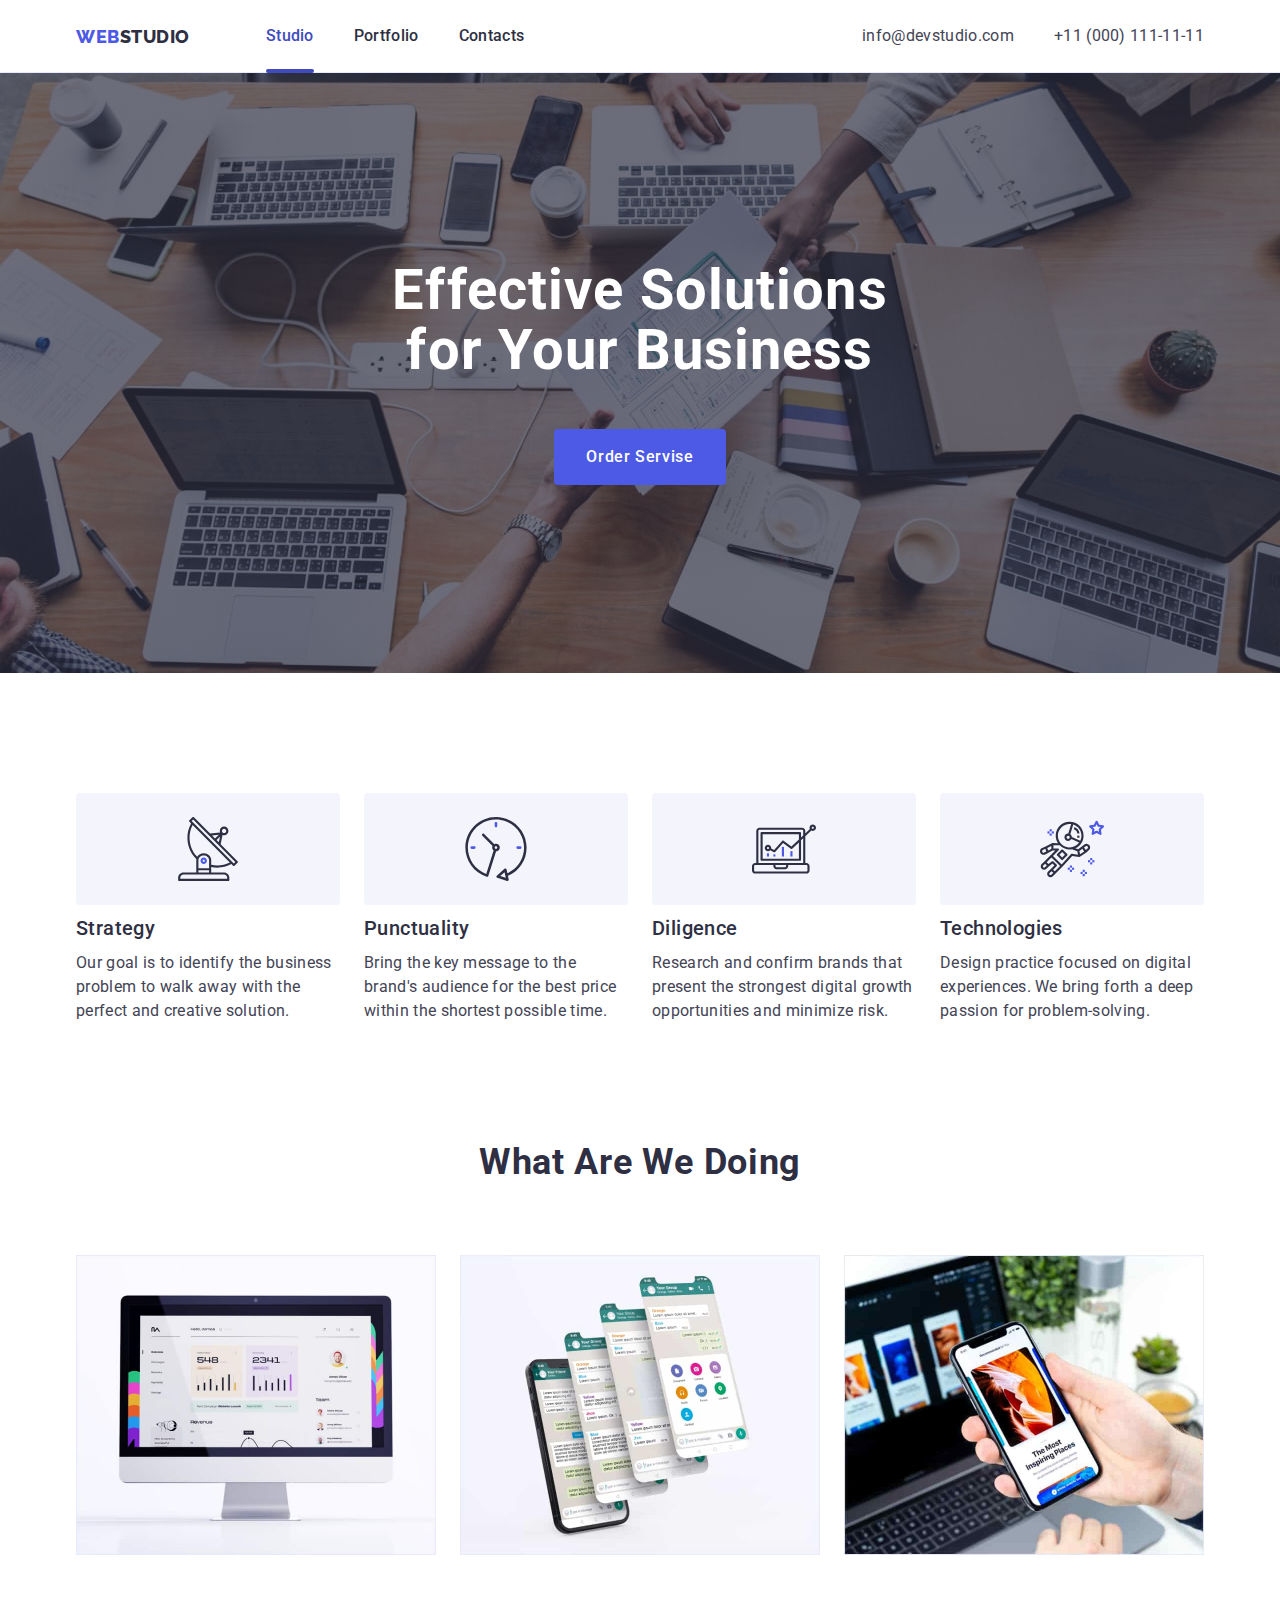
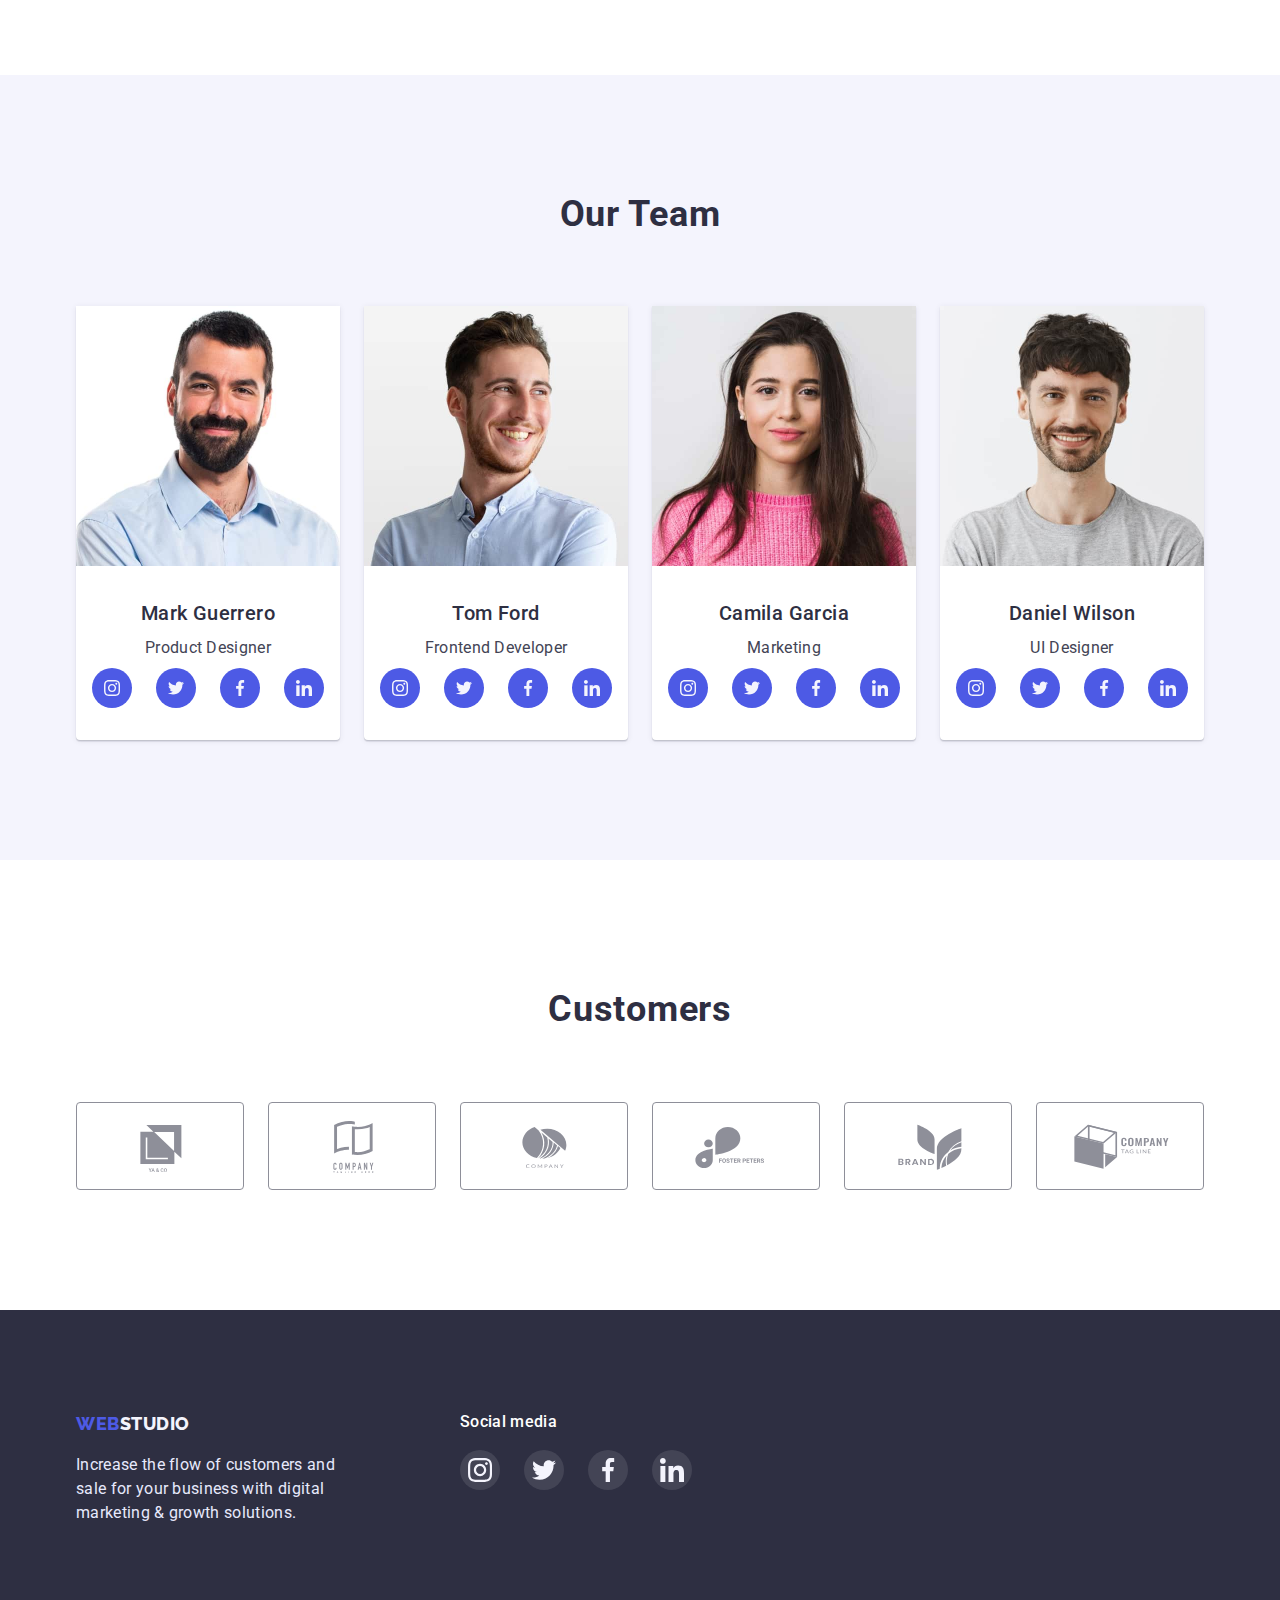
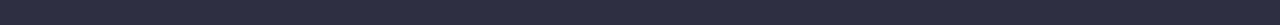
<file: index.html>
<!DOCTYPE html>
<html lang="en">
<head>
    <meta charset="UTF-8">
    <meta http-equiv="X-UA-Compatible" content="IE=edge">
    <meta name="viewport" content="width=device-width, initial-scale=1.0">
    <title>Document</title>
     <link href="https://fonts.googleapis.com/css2?family=Raleway:wght@400;800&family=Roboto:wght@400;500;700;900&display=swap" rel="stylesheet">
<link rel="stylesheet" href="https://cdnjs.cloudflare.com/ajax/libs/modern-normalize/1.1.0/modern-normalize.min.css">
    <link rel="stylesheet" href="./css/styles.css">
</head>
<body>

<header class="top-line-bg line-header">
   <div class="conteiner header-div">
    <a href="index.html" class="logo"><span class="logo2">Web</span>Studio</a> 

<nav class="nav">
<ul class="link-header">
<li class="list-styles li-nav"><a  href="index.html" class="nav-link current">Studio</a></li>
<li class="list-styles li-nav"><a   href="./portfolio.html" class="nav-link web-menu">Portfolio</a></li>
<li class="list-styles li-nav"><a  href="index.html" class="nav-link web-menu">Contacts</a></li>
</ul>

</nav>
<div class="contacts"> 
<a href="mailto:info@devstudio.com" class="mail">info@devstudio.com</a>
<a href="tel:+11(000)111-11-11" class="phone">+11 (000) 111-11-11</a>
</div>
</div>
</header>

<main>

    <section class="motto-button">
        <div class="conteiner">
        <h1 class="company-motto">
    Effective Solutions for Your Business
        </h1>
<!--Button-->

    <button data-modal-open type="button" class="button">Order Servise</button>
</div>
</section>
<div class="backdrop is-hidden" data-modal>
<div class="modal">
<p>

</p>
<button data-modal-close class="b-bg-icon">
    <svg class="svg-pic-b">
        <use href="./images/close-ic.svg#close-black"></use>
    </svg>

</button>

</div>

</div>
    
<!--Servises-->
<!--1serv-->
<section class="serv-sec">
    <div class="conteiner">
    <ul class="list-styles feature-list">
<li class="item">
    <div class="bg-icon">
    <svg class="svg-pic">
<use  href="./images/symbol-defs.svg#antenn"></use>
    </svg>
</div>
    <h3 class="servises">Strategy</h3>
    <p class="servises-description">Our goal is to identify the business problem to walk away with the perfect and creative solution. </p>
</li>


<!--2serv-->

<li class="item">
    
    <div class="bg-icon">
        <svg class="svg-pic">
            <use href="./images/symbol-defs.svg#clock"></use>
        </svg>
    </div>
    <h3 class="servises">Punctuality</h3>
<p class="servises-description"> Bring the key message to the brand's audience for the best price within the shortest possible time.</p>
   </li>

<!--3serv-->

   <li class="item">
    <div class="bg-icon">
        <svg class="svg-pic">
            <use href="./images/symbol-defs.svg#diagram"></use>
        </svg>
    </div>
    
    <h3 class="servises">Diligence</h3> 
    <p class="servises-description">
        Research and confirm brands that present the strongest digital growth opportunities and minimize risk.
    </p>
</li>
<!--4serv-->

  <li class="item">
    <div class="bg-icon">
        <svg class="svg-pic">
            <use href="./images/symbol-defs.svg#astronaut"></use>
        </svg>
    </div>
    
    <h3 class="servises">Technologies</h3>
    <p class="servises-description">Design practice focused on digital experiences. We bring forth a deep passion for problem-solving.</p>
</li>
</ul>
</div>
</section>
<!--whatdo-->



<section class="work-sec">
    <div class="conteiner">
    <h2 class="work">What Are We Doing</h2>
    <ul class="list-styles list-ul">

    <!-- я оптимізував зображення за допомогою  squoosh -->
    <li class="li-doing"><img src="images/whatdo1.jpg" 
    alt="PC" 
    class="img"
    width="360"
    height="300"></li>
    <li class="li-doing"><img src="images/whatdo2.jpg" 
    alt="Messenger"
    class="img"
    width="360"
    height="300"></li>
    <li class="li-doing"><img src="images/whatdo3.jpg" 
    alt="Phone/laptop"
    class="img"
    width="360"
    height="300"></li>
    

</ul>
</div>
</section>
<section class="team-section">
    <div class="conteiner">
<h2 class="team">Our Team</h2>
<ul class="list-styles team-ul ">
<!--Team-->

<!--Photo1-->

  <li class="images"><img src="images/worker1.jpg" 
    alt="Mark Guerrero"
    class="img"
    width="264"
    height="260">
    <div class="names-prof">
        <h3 class="workers-names">Mark Guerrero</h3>
    <p class="professions">Product Designer</p>
    <ul class="soc-med list-styles">
        <li class="soc-back">
        <a href="https://www.instagram.com" class="link-team">
    <svg class="svg-soc" >
        <use href="./images/symbol-defs (2).svg#instagram"></use>
    </svg></a></li>



    <li class="soc-back">
<a href="https://twitter.com" class="link-team">
    <svg class="svg-soc">
        <use href="./images/symbol-defs (2).svg#twitter"></use>
    </svg></a></li>




<li class="soc-back">
<a href="https://facebook.com" class="link-team">
    <svg class="svg-soc">
        <use href="./images/symbol-defs (2).svg#facebook"></use>
    </svg></a></li>




    <li class="soc-back">
<a href="https://linkedin.com" class="link-team">
    <svg class="svg-soc">
        <use href="./images/symbol-defs (2).svg#linkedin"></use>
    </svg></a></li>







</ul>
    </div>
  
</li>  

<!--Photo2-->

    <li class="images"><img src="images/worker2.jpg" 
    alt="Tom Ford"
    class="img"
    width="264"
    height="260">
    <div class="names-prof">
<h3 class="workers-names">Tom Ford</h3>
    <p class="professions">Frontend Developer</p>
    <ul class="soc-med list-styles">
        <li class="soc-back">
            <a href="https://www.instagram.com" class="link-team">
                <svg class="svg-soc">
                    <use href="./images/symbol-defs (2).svg#instagram"></use>
                </svg></a>
        </li>
    
    
    
        <li class="soc-back">
            <a href="https://twitter.com" class="link-team">
                <svg class="svg-soc">
                    <use href="./images/symbol-defs (2).svg#twitter"></use>
                </svg></a>
        </li>
    
    
    
    
        <li class="soc-back">
            <a href="https://facebook.com" class="link-team">
                <svg class="svg-soc">
                    <use href="./images/symbol-defs (2).svg#facebook"></use>
                </svg></a>
        </li>
    
    
    
    
        <li class="soc-back">
            <a href="https://linkedin.com" class="link-team">
                <svg class="svg-soc">
                    <use href="./images/symbol-defs (2).svg#linkedin"></use>
                </svg></a>
        </li>
    
    
    
    
    
    
    
    </ul>
    </div>

</li>
<!--Photo3-->

    <li class="images"><img src="images/worker3.jpg" 
    alt="Camila Garcia"
    class="img"
    width="264"
    height="260">
    <div class="names-prof">
<h3 class="workers-names">Camila Garcia</h3>
    <p class="professions">Marketing</p>
    <ul class="soc-med list-styles">
        <li class="soc-back">
            <a href="https://www.instagram.com" class="link-team">
                <svg class="svg-soc">
                    <use href="./images/symbol-defs (2).svg#instagram"></use>
                </svg></a>
        </li>
    
    
    
        <li class="soc-back">
            <a href="https://twitter.com" class="link-team">
                <svg class="svg-soc">
                    <use href="./images/symbol-defs (2).svg#twitter"></use>
                </svg></a>
        </li>
    
    
    
    
        <li class="soc-back">
            <a href="https://facebook.com" class="link-team">
                <svg class="svg-soc">
                    <use href="./images/symbol-defs (2).svg#facebook"></use>
                </svg></a>
        </li>
    
    
    
    
        <li class="soc-back">
            <a href="https://linkedin.com" class="link-team">
                <svg class="svg-soc">
                    <use href="./images/symbol-defs (2).svg#linkedin"></use>
                </svg></a>
        </li>
    
    
    
    
    
    
    
    </ul>
    </div>
</li>

<!--Photo4-->

    <li class="images"><img src="images/worker4.jpg" 
    alt="Daniel Wilson"
    class="img"
    width="264"
    height="260">
    <div class="names-prof">
 <h3 class="workers-names">Daniel Wilson</h3>
    <p class="professions">UI Designer</p>
    <ul class="soc-med list-styles">
        <li class="soc-back">
            <a href="https://www.instagram.com" class="link-team">
                <svg class="svg-soc">
                    <use href="./images/symbol-defs (2).svg#instagram"></use>
                </svg></a>
        </li>
    
    
    
        <li class="soc-back">
            <a href="https://twitter.com" class="link-team">
                <svg class="svg-soc">
                    <use href="./images/symbol-defs (2).svg#twitter"></use>
                </svg></a>
        </li>
    
    
    
    
        <li class="soc-back">
            <a href="https://facebook.com" class="link-team">
                <svg class="svg-soc">
                    <use href="./images/symbol-defs (2).svg#facebook"></use>
                </svg></a>
        </li>
    
    
    
    
        <li class="soc-back">
            <a href="https://linkedin.com" class="link-team">
                <svg class="svg-soc">
                    <use href="./images/symbol-defs (2).svg#linkedin"></use>
                </svg></a>
        </li>
    
    
    
    
    
    
    
    </ul>
    </div>
  
</li>

</ul>

</div>
</section>
<section class="customers-section">
    <div class="conteiner">
        <h2 class="customers">Customers</h2>
        <ul class="list-styles ul-customers">
            <li>
                <a href="https://www.amazon.com" class="link li-cust">
<svg class="cust-logo">
    <use href="./images/symbol-defs-comp.svg#Logo"></use>
</svg></a></li>


    <li>
        <a href="https://www.twitch.tv" class="link li-cust">
        <svg class="cust-logo">
            
            <use href="./images/symbol-defs-comp.svg#Logo-1"></use>
        </svg></a>
    </li>



        <li>
        <a href="https://discord.com" class="link li-cust">
            <svg class="cust-logo">
                <use href="./images/symbol-defs-comp.svg#Logo-2"></use>
            </svg></a>
        </li>



            <li>
                <a href="https://www.youtube.com" class="link li-cust">
                <svg class="cust-logo">
                    <use href="./images/symbol-defs-comp.svg#Logo-3"></use>
                </svg></a>
            </li>



    <li>
            <a href="https://www.booking.com/?aid=2230202" class="link li-cust">
        <svg class="cust-logo">
            <use href="./images/symbol-defs-comp.svg#Logo-4"></use>
        </svg></a>
    </li>





        <li>
            <a href="https://www.google.com/webhp?hl=ru&sa=X&ved=0ahUKEwje_LGfjOL8AhV88rsIHZQfCXIQPAgI" class="link li-cust">
            <svg class="cust-logo">
                <use href="./images/symbol-defs-comp.svg#Logo-5"></use>
            </svg></a>
        </li>





















        </ul>

</main>

<footer class="footer">
   
    <div class="conteiner soc-all">
        <div class="logo-rec">
    <a href="index.html" class="logo3"><span class="logo2">Web</span>Studio</a>


<p class="recomendation">Increase the flow of customers and
sale for your business with digital
marketing & growth solutions.</p>
</div>
<div>
<p class="footer-text">Social media</p>

<ul class="container-soc-foot list-styles">
    <li>
        <a href="https://www.instagram.com" class="footer-soc">
            <svg class="svg-soc-foot">
                <use href="./images/symbol-defs (2).svg#instagram"></use>
            </svg></a>
    </li>



    <li >
        <a href="https://twitter.com" class="footer-soc">
            <svg class="svg-soc-foot">
                <use href="./images/symbol-defs (2).svg#twitter"></use>
            </svg></a>
    </li>




    <li>
        <a href="https://facebook.com" class="footer-soc">
            <svg class="svg-soc-foot">
                <use href="./images/symbol-defs (2).svg#facebook"></use>
            </svg></a>
    </li>




    <li>
        <a href="https://linkedin.com" class="footer-soc">
            <svg class="svg-soc-foot">
                <use href="./images/symbol-defs (2).svg#linkedin"></use>
            </svg></a>

</div>
</div>

</footer>






    <script src="./js/modal.js"></script>
</body>
</html>
</file>
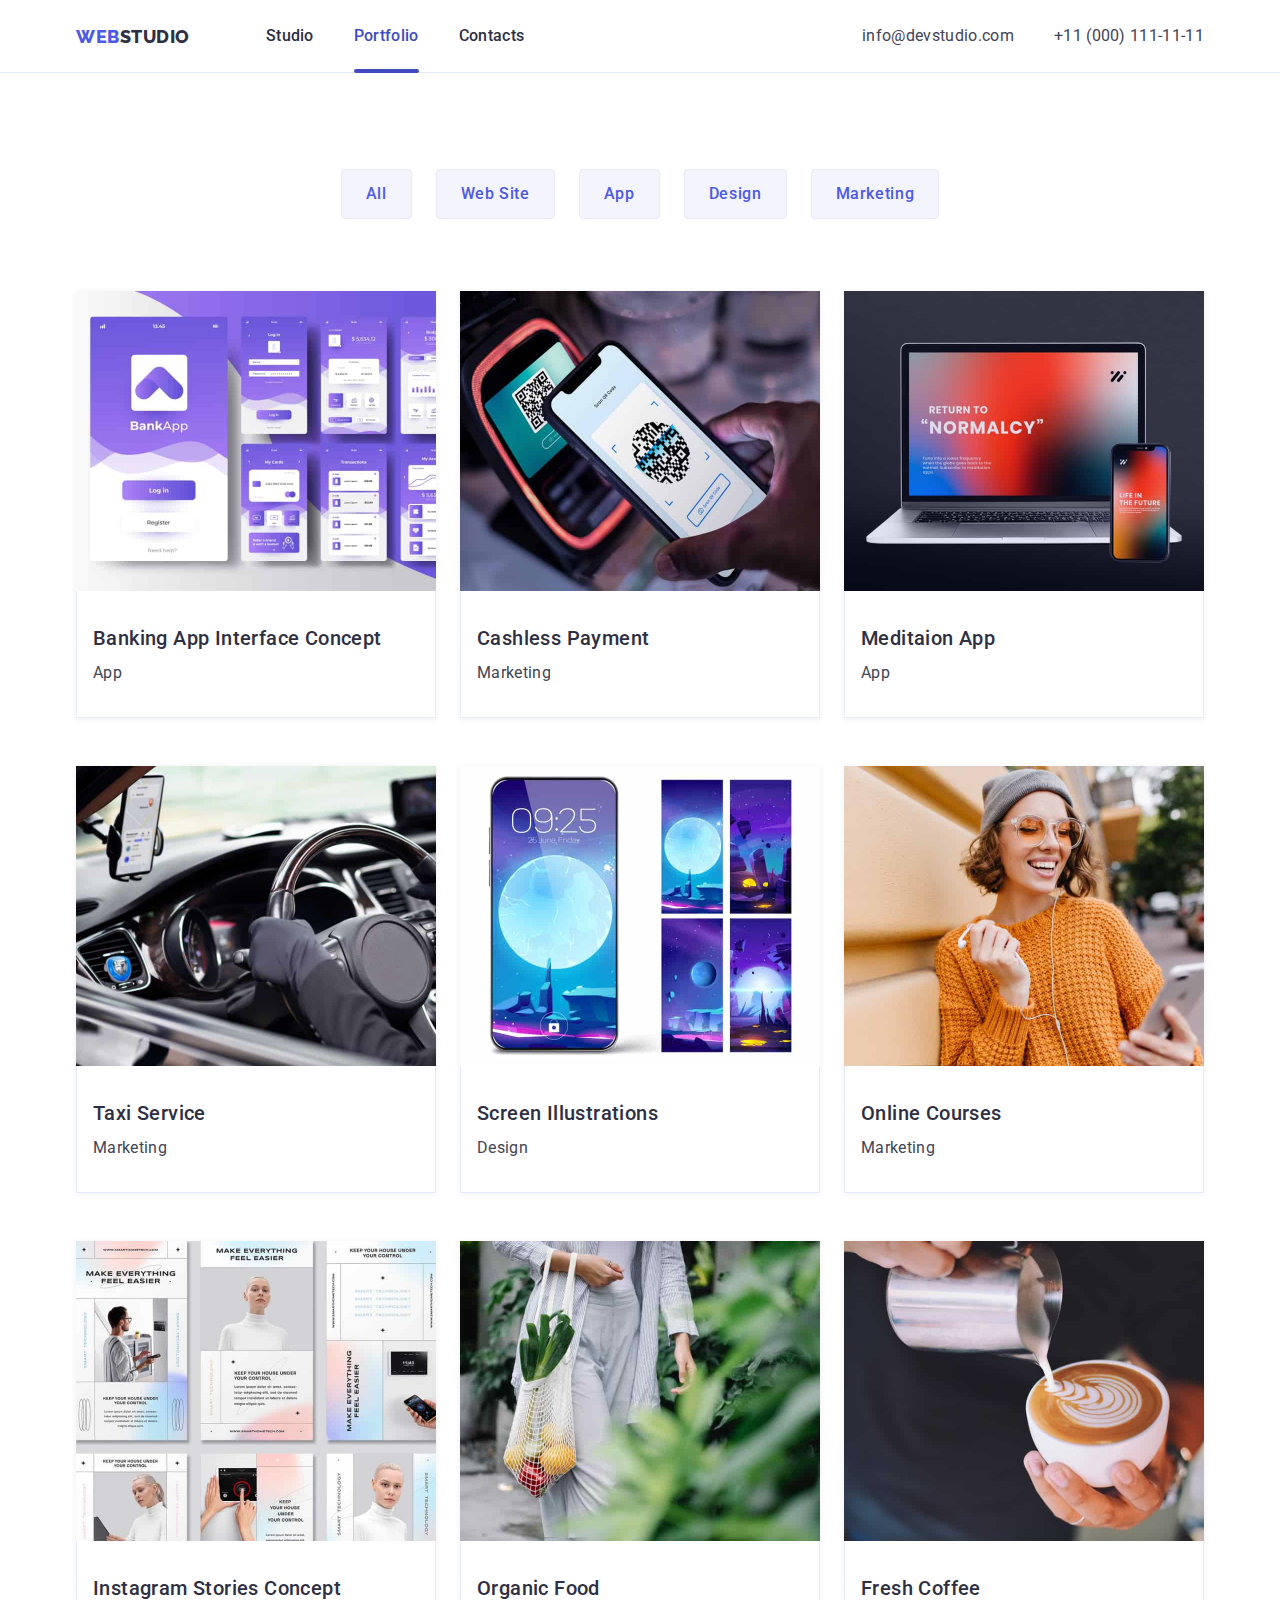
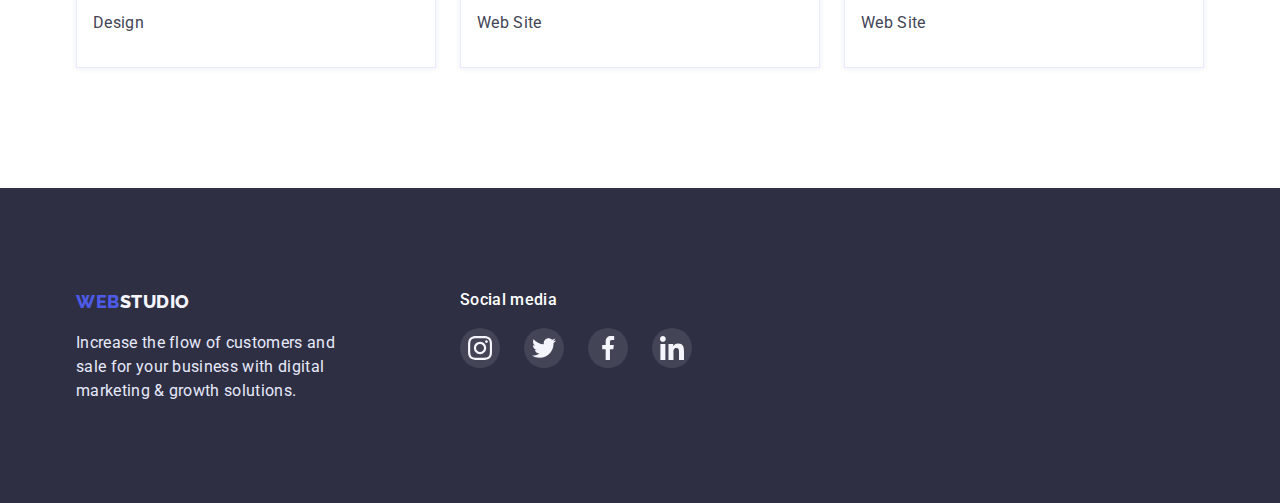
<file: portfolio.html>
<!DOCTYPE html>
<html lang="en">
<head>
    <meta charset="UTF-8">
    <meta http-equiv="X-UA-Compatible" content="IE=edge">
    <meta name="viewport" content="width=device-width, initial-scale=1.0">
    <title>Document</title> 
    <link href="https://fonts.googleapis.com/css2?family=Raleway:wght@400;800&family=Roboto:wght@400;500;700;900&display=swap" rel="stylesheet">

    <link rel="stylesheet" href="https://cdnjs.cloudflare.com/ajax/libs/modern-normalize/1.1.0/modern-normalize.min.css">
    <link rel="stylesheet" href="css/styles-portfolio.css">
    
</head>
<body>
<header class="top-line-bg line-header">
    <div class="conteiner header-div  ">
        <a href="index.html" class="logo"><span class="logo2">Web</span>Studio</a>

        <nav class="nav">
            <ul class="link-header">
                <li class="list-styles li-nav"><a href="index.html" class="nav-link web-menu">Studio</a></li>
                <li class="list-styles li-nav"><a href="./portfolio.html" class="nav-link current">Portfolio</a></li>
                <li class="list-styles li-nav"><a href="index.html" class="nav-link web-menu">Contacts</a></li>
            </ul>

        </nav>
        <div class="contacts">
            <a href="mailto:info@devstudio.com" class="mail">info@devstudio.com</a>
            <a href="tel:+11(000)111-11-11" class="phone">+11 (000) 111-11-11</a>
        </div>
    </div> 
     
</header>

    <main>
       
       <section class="section-main">
        <div class="conteiner">
           
      
<!-- Buttons -->

        <Ul class="list-styles top-buttons">
<li><button class="portfolio-btn">All</button></li>
<li><button class="portfolio-btn">Web Site</button></li>
<li><button class="portfolio-btn">App</button></li>
<li><button class="portfolio-btn">Design</button></li>
<li><button class="portfolio-btn">Marketing</button></li>
</Ul>

<!-- Gallery of servises -->
<!-- я оптимізував зображення за допомогою  squoosh -->

<ul class="  list-styles ul-link">
<li  class="li-img">
    <a href="google.com" class="link-li">
<div class="product">
        <div class="product-thumb">

 <img src="images/serv1.jpg" 
    alt="Banking App"
    class="img"
     width="360"
    height="300">
    <div class="product-overlay">
        <div class="product-actions">
        <p class="text-cards">14 Stylish and User-Friendly App Design Concepts · Task Manager App · Calorie Tracker App · Exotic Fruit Ecommerce App ·
        Cloud Storage App</p>

    </div></div>
    </div></div>
    <div class="servises-cont">
   <h3  class="servises">Banking App Interface Concept</h3>
    <p class="servises-description">App</p>
    </div></a>
 
</li>
<li  class="li-img">
    <a href="google.com" class="link-li">
        <div class="product">
            <div class="product-thumb">
    <img src="images/serv2.jpg" 
     alt="Pay by phone"
      class="img" 
     width="360"
     height="300">
    <div class="product-overlay">
        <div class="product-actions">
            <p class="text-cards">14 Stylish and User-Friendly App Design Concepts · Task Manager App · Calorie Tracker App
                · Exotic Fruit Ecommerce App ·
                Cloud Storage App</p>
    
        </div>
    </div>
    </div>
    </div>
    <div class="servises-cont">
       <h3  class="servises">Cashless Payment</h3>
    <p class="servises-description">Marketing</p>
    </div></a>
 
</li>
<li  class="li-img" >
    <a href="google.com" class="link-li">
        <div class="product">
            <div class="product-thumb">
    <img src="images/serv3.jpg"
     alt="notepad and phone"
      class="img"
      width="360"
      height="300">
    <div class="product-overlay">
        <div class="product-actions">
            <p class="text-cards">14 Stylish and User-Friendly App Design Concepts · Task Manager App · Calorie Tracker App
                · Exotic Fruit Ecommerce App ·
                Cloud Storage App</p>
    
        </div>
    </div>
    </div>
    </div>
    <div class="servises-cont">
        <h3  class="servises">Meditaion App</h3>
    <p class="servises-description">App</p>
    </div></a>

</li>
<li  class="li-img">
    <a href="google.com" class="link-li">
        <div class="product">
            <div class="product-thumb">
    <img src="images/serv4.jpg"
     alt="Taxi" 
      class="img"
     width="360"
      height="300">
    <div class="product-overlay">
        <div class="product-actions">
            <p class="text-cards">14 Stylish and User-Friendly App Design Concepts · Task Manager App · Calorie Tracker App
                · Exotic Fruit Ecommerce App ·
                Cloud Storage App</p>
    
        </div>
    </div>
    </div>
    </div>
    <div class="servises-cont">
      <h3  class="servises">Taxi Service</h3>
    <p class="servises-description">Marketing</p>
    </div></a>
  
</li>
<li  class="li-img">
    <a href="google.com" class="link-li">
        <div class="product">
            <div class="product-thumb">
    <img src="images/serv5.jpg"
     alt="Screen pictures" 
      class="img"
     width="360"
      height="300">
    <div class="product-overlay">
        <div class="product-actions">
            <p class="text-cards">14 Stylish and User-Friendly App Design Concepts · Task Manager App · Calorie Tracker App
                · Exotic Fruit Ecommerce App ·
                Cloud Storage App</p>
    
        </div>
    </div>
    </div>
    </div>
    <div class="servises-cont">
       <h3  class="servises">Screen Illustrations</h3>
    <p class="servises-description">Design</p>
    </div></a>
 
</li>
<li  class="li-img">
    <a href="google.com" class="link-li">
        <div class="product">
            <div class="product-thumb">
    <img src="images/serv6.jpg" 
    alt="Girl with phone" 
     class="img"
    width="360"
     height="300">
    <div class="product-overlay">
        <div class="product-actions">
            <p class="text-cards">14 Stylish and User-Friendly App Design Concepts · Task Manager App · Calorie Tracker App
                · Exotic Fruit Ecommerce App ·
                Cloud Storage App</p>
    
        </div>
    </div>
    </div>
    </div>
    <div class="servises-cont">
     <h3 class="servises">Online Courses</h3>
    <p class="servises-description">Marketing</p>
    </div></a>
   
</li>
<li  class="li-img">
    <a href="google.com" class="link-li">
        <div class="product">
            <div class="product-thumb">
    <img src="images/serv7.jpg" 
    alt="Instagram post concept"
     class="img"
     width="360"
      height="300">
    <div class="product-overlay">
        <div class="product-actions">
            <p class="text-cards">14 Stylish and User-Friendly App Design Concepts · Task Manager App · Calorie Tracker App
                · Exotic Fruit Ecommerce App ·
                Cloud Storage App</p>
    
        </div>
    </div>
    </div>
    </div>
    <div class="servises-cont">

      <h3  class="servises">Instagram Stories Concept</h3>
    <p class="servises-description">Design</p>
    </div></a>
  
</li>
<li  class="li-img">
    <a href="google.com" class="link-li">
        <div class="product">
            <div class="product-thumb">
    <img src="images/serv8.jpg"
     alt="Person with vagetables"
      class="img" 
     width="360"
      height="300">
        <div class="product-overlay">
            <div class="product-actions">
                <p class="text-cards">14 Stylish and User-Friendly App Design Concepts · Task Manager App · Calorie Tracker App
                    · Exotic Fruit Ecommerce App ·
                    Cloud Storage App</p>
        
            </div>
        </div>
        </div>
        </div>
    <div class="servises-cont">
     <h3  class="servises">Organic Food</h3>
    <p class="servises-description">Web Site</p>
    </div></a>
   
</li>

<li  class="li-img">
    <a href="google.com" class="link-li">
        <div class="product">
            <div class="product-thumb">
    <img src="images/serv9.jpg"
     class="img"
     alt="cofee"
     width="360"
      height="300">
        <div class="product-overlay">
            <div class="product-actions">
                <p class="text-cards">14 Stylish and User-Friendly App Design Concepts · Task Manager App · Calorie Tracker App
                    · Exotic Fruit Ecommerce App ·
                    Cloud Storage App</p>
        
            </div>
        </div>
        </div>
        </div>
    <div class="servises-cont">
        
     <h3  class="servises">Fresh Coffee</h3>
    <p class="servises-description">Web Site</p>
    </div></a>
   
</li>
</ul> 
</div>
</section>
</main>
           
     



<footer class="footer">

    <div class="conteiner soc-all">
        <div class="logo-rec">
            <a href="index.html" class="logo3"><span class="logo2">Web</span>Studio</a>


            <p class="recomendation">Increase the flow of customers and
                sale for your business with digital
                marketing & growth solutions.</p>
        </div>
        <div>
            <p class="footer-text">Social media</p>

            <ul class="container-soc-foot list-styles">
                <li>
                    <a href="https://www.instagram.com" class="footer-soc">
                        <svg class="svg-soc-foot">
                            <use href="./images/symbol-defs (2).svg#instagram"></use>
                        </svg></a>
                </li>



                <li>
                    <a href="https://twitter.com" class="footer-soc">
                        <svg class="svg-soc-foot">
                            <use href="./images/symbol-defs (2).svg#twitter"></use>
                        </svg></a>
                </li>




                <li>
                    <a href="https://facebook.com" class="footer-soc">
                        <svg class="svg-soc-foot">
                            <use href="./images/symbol-defs (2).svg#facebook"></use>
                        </svg></a>
                </li>




                <li>
                    <a href="https://linkedin.com" class="footer-soc">
                        <svg class="svg-soc-foot">
                            <use href="./images/symbol-defs (2).svg#linkedin"></use>
                        </svg></a>

        </div>
    </div>

</footer>

   
</body>
</html>
</file>
<file: css/styles.css>
:root{
--first-page-color :#FFFFFF;
--text :#2E2F42;
--main-font : Roboto,sans-serif
}
.conteiner{
    width: 1158px;
    padding: 0 15px;
    margin: 0 auto;
}

body{
    background-color: var(--first-page-color);
font-family: var(--main-font);
color: var(--text);
font-size: 16px;
letter-spacing: 0.02em;
}


h1,
h2,
h3,
h4,
h5,
h6,
p {
    margin: 0;
}



.header-div{
    display: flex;
    align-items: center;
    height: 72px;
}

.link-header{
    display: flex;
    margin: auto;
   margin: 0;
   padding: 0;
   
}
.nav{
    margin-left: 76px;
}



.li-nav:not(:last-child){
   margin-right:40px ;
}
.li-nav{
    transition-property: color;
        transition-duration: 250ms;
        transition-timing-function: cubic-bezier(0.4, 0, 0.2, 1);
}

        
.nav-link {
padding-top: 21px;
    padding-bottom: 28px;
    font-weight: 500;
    line-height: 1.5;
    color: #2E2F42;
    text-decoration: none;
    transition-property: color;
        transition-duration: 250ms;
        transition-timing-function: cubic-bezier(0.4, 0, 0.2, 1);
}


 .current
{
    color: #404BBF;
    position: relative;

}
.current::after{
    content: "";
    display: block;
    
   
    position:absolute;
    bottom: 0;
    left: 0;

    width: 48px;
        height: 4px;
    
        background: #404BBF;
        border-radius: 2px;
        opacity: 1;
        transition: opacity 250ms cubic-bezier(0.4, 0, 0.2, 1);
}


.current:hover::after{
opacity: 1;
}


.web-menu {
    
    position: relative;

}

.web-menu::after {
    content: "";
    display: block;


    position: absolute;
    bottom: 0;
    left: 0;

    width: 100%;
    height: 4px;

    background: #404BBF;
    border-radius: 2px;
    opacity: 0;
    transition: opacity 250ms cubic-bezier(0.4, 0, 0.2, 1);
}


.web-menu:hover::after,
.web-menu:focus::after {
    opacity: 1;
}



.mail{

    font-weight: 400;
    line-height: 1.5;
    color: #434455;
    text-decoration: none;
    transition-property: color;
    transition-duration: 250ms;
transition-timing-function: cubic-bezier(0.4, 0, 0.2, 1);

}
.mail:hover ,
.mail:focus{
    color: #404BBF;
 text-decoration: none;

}
.phone{
        font-weight: 400;
        line-height: 1.5;
        color: #434455;
        text-decoration: none;
        margin-left: 40px;

        transition-property: background-color;
            transition-duration: 250ms;
            transition-timing-function: cubic-bezier(0.4, 0, 0.2, 1);

}

.contacts{
    display: flex;
    margin-left: auto;
}

.phone:hover ,
.phone:focus{
    
    color: #404BBF;
   text-decoration: none;

}

.line-header {
    border-bottom: 1px solid #E7E9FC;

}


.li-nav .nav-link:hover ,
.li-nav .nav-link:focus{
    font-weight: 500;
    line-height: 1.5; 
    color: #404BBF;
}


.company-motto{
color: #FFFFFF; 
    font-weight: 700;
    font-size: 56px;
    line-height: 1.07;
    letter-spacing: 0.02em;
   margin-left: auto;
   margin-right: auto;
   width: 500px;
        margin-bottom: 48px;
}

.button{

text-align: center;
   min-width:169px;
    display: inline-block;
    padding: 16px 32px;
    border-radius: 4px;
     font-weight: 500;
     line-height: 1.5;
    font-size: 16px;
     letter-spacing: 0.04em;
     color: #FFFFFF;  
        background-color: #4D5AE5;
 
        border-radius: 4px;
        cursor: pointer;
        font-family: inherit;
        border: none;
        transition-property:color , box-shadow , background-color;
            transition-duration: 250ms;
            transition-timing-function: cubic-bezier(0.4, 0, 0.2, 1);
       
    }

.motto-button{
    background-color: #2E2F42;
        text-align: center;
        padding: 188px 0;
        height: 600px;
        max-width: 1440px;
        background-image:
        linear-gradient(
            to right,
             rgba(46, 47, 66, 0.7),
        rgba(46, 47, 66, 0.7)
        ),
        url(../images/office-sqed.jpg);
        background-repeat: no-repeat;
        background-position: center;
        background-size: cover;
        margin: 0 auto;
      
       
}


.button:hover,
.button:active{
        background-color: #404BBF;
        box-shadow: 0px 4px 4px rgba(0, 0, 0, 0.15);
        
}


.backdrop{
position: fixed;
top: 0;
left: 0;
width: 100%;
height: 100%;
background-color: rgba(46, 47, 66, 0.4);
transition-property: opacity;
    transition-duration: 250ms;
    transition-timing-function: cubic-bezier(0.4, 0, 0.2, 1);

}



.backdrop.is-hidden {
opacity: 0;
pointer-events: none;


}




.modal{
position: absolute;
    width: 408px;
    height: 576px;
    left: 50%;
    top: 50%;
transform: translate(-50%,-50%);
    background-color: #FCFCFC;
    box-shadow: 0px 1px 1px rgba(0, 0, 0, 0.14), 0px 1px 3px rgba(0, 0, 0, 0.12), 0px 2px 1px rgba(0, 0, 0, 0.2);
    border-radius: 4px;


}


.b-bg-icon{

    position:absolute;
width: 24px;
height: 24px;
border-radius: 50%;
box-sizing: border-box;
background-color: #E7E9FC;
 border: 1px solid rgba(0, 0, 0, 0.1);
right: 24px;
top:24px;
 align-items: center;
transition-property: background-color fill;
    transition-duration: 250ms;
    transition-timing-function: cubic-bezier(0.4, 0, 0.2, 1);
cursor: pointer;
}

.svg-pic-b{
    width:8px ;
    height:8px;
   
}
.b-bg-icon:hover ,
.b-bg-icon:focus{
    background-color: #404BBF;
      fill: #fff;
}














.serv-sec{
padding: 120px 0;
}


.bg-icon{

    height: 112px;
    background-color:#F4F4FD;
display: flex;
align-items: center;
justify-content: center;
border-radius: 4px;
margin-bottom: 8px;
}
.svg-pic{

height: 64px;
width: 64px;

}


.servises{
     
        font-weight: 500;
        font-size: 20px;
        line-height: 1.5;
        color: #2E2F42;
        letter-spacing: 0.02em;
        margin-bottom: 8px;
       
    
    
}
.feature-list{
    display: flex;
    gap: 24px;
}
.feature-list .item{
        width: 264px;
    
       
}




.servises-description{
        line-height: 1.5;
        color: #434455;
      ;

        
}
.list-ul{
    display: flex;
    margin-left: 156px;
    margin-right: 156px;
    margin-bottom: 120px;
    gap: 24px;
    
}

.work-sec{
    padding-bottom: 120px;
}

.img{
    display: block;
}


.work{
text-align: center;
text-transform: capitalize;
margin-bottom: 72px;



    letter-spacing: 0.02em;
        font-weight: 700;
        font-size: 36px;
        line-height: 1.1;
        color: #2E2F42;
}


.team{
text-align: center;
    text-transform: capitalize;
    margin-bottom: 72px;



    letter-spacing: 0.02em;
    font-weight: 700;
    font-size: 36px;
    line-height: 1.1;
    color: #2E2F42;
}





.team-section{
    background-color: #F4F4FD;
padding-top: 120px;
padding-bottom: 120px;


}
.team-ul{
    display: flex;
   gap: 24px;
       
        
}
.soc-med{
display: flex;
 gap: 24px;
}
.svg-soc{
    height: 16px;
        width: 16px;


        
}


.link-team{
   width: 40px;
    height: 40px;
    background-color: #4D5AE5;
    display: flex;
    align-items: center;
    justify-content: center;
    border-radius: 50%;
    transition-property: background-color;
        transition-duration: 250ms;
        transition-timing-function: cubic-bezier(0.4, 0, 0.2, 1);
}

.link-team:hover ,
.link-team:focus{
    background-color: #404BBF;
}


.images{
    background-color: #FFFFFF;
    box-shadow: 0px 1px 6px rgba(46, 47, 66, 0.08), 0px 1px 1px rgba(46, 47, 66, 0.16), 0px 2px 1px rgba(46, 47, 66, 0.08);
        border-radius: 0px 0px 4px 4px;
    width: 264px;
          text-align: center;
         

}
.workers-names{
 
        font-weight: 500;
            font-size: 20px;
            line-height: 1.5;
            letter-spacing: 0.02em;
            color: #2E2F42;
            margin-bottom: 8px;

}
.professions{
  
            line-height: 1.5;        
            color: #434455;
            margin-bottom: 8px;
      
}
.names-prof{
padding:32px  16px;
}
.customers{
    text-align: center;
        text-transform: capitalize;
        margin-bottom: 72px;
    
    
    
        letter-spacing: 0.02em;
        font-weight: 700;
        font-size: 36px;
        line-height: 1.1;
        color: #2E2F42;
}
.customers-section{
    padding-top: 130px;
    padding-bottom: 120px;
   
}
.ul-customers{
display: flex;
    flex-direction: row;
    align-items: flex-start;
    justify-content: center;
    gap: 24px;
   
   
    
        
}
.cust-logo{
        width: 104px;
        height: 56px;
        fill: currentColor;


}
.li-cust{
        border: 1px solid currentColor;
        border-radius: 4px;
        display: flex;
        color: #8E8F99;
        width:168px;
        height:88px;
        justify-content: center;
        align-items: center;

        transition-property:color;
            transition-duration: 250ms;
            transition-timing-function: cubic-bezier(0.4, 0, 0.2, 1);
}
 .li-cust:hover ,
 .li-cust:focus{
        color: #404BBF;

}








     


.footer-text{
    font-weight: 500;
        font-size: 16px;
        line-height: 1.5;

        letter-spacing: 0.02em;
        margin-bottom: 16px;
    
        color: #FFFFFF;
}













.logo{

    
        font-family: 'Raleway';
        font-weight: 800;
        font-size: 18px;
        line-height: 1.5;
        display: flex;
        align-items: center;
        letter-spacing: 0.03em;
        text-transform: uppercase;
        color: #2E2F42;
            text-decoration: none;
}
.logo2{
font-family: 'Raleway';
    font-weight: 800;
    font-size: 18px;
    line-height: 1.5;
    display: flex;
    align-items: center;
    letter-spacing: 0.03em;
    text-transform: uppercase;
     color: #4D5AE5;
    text-decoration: none;
}
.logo3{
   
font-family: 'Raleway';
    font-weight: 800;
    font-size: 18px;
    line-height: 1.5;
    display: flex;
    align-items: center;
    letter-spacing: 0.03em;
    text-transform: uppercase;
     color: #F4F4FD;
    text-decoration: none;
    
   
}

.footer{
    background-color: #2E2F42;
    padding-top: 100px;
    padding-bottom: 100px; 
 
}

.container-soc-foot{

        
        display: flex;
     
        gap: 24px;
       
        
}
.soc-all{
    display: flex;
    
}
.logo-rec{
    margin-right:120px ;
}

.svg-soc-foot{
    width: 24px;
    height: 24px;
    margin: 8px;
}



.footer-soc{
    width: 40px;
        height: 40px;
    background: rgba(255, 255, 255, 0.1);
border-radius: 100%;
display: flex;
transition-property: background-color;
    transition-duration: 250ms;
    transition-timing-function: cubic-bezier(0.4, 0, 0.2, 1);

}
.footer-soc:hover ,
.footer-soc:focus{
    background: #31D0AA;
}


.recomendation{
     margin-top: 16px;
        width: 264px;
        line-height: 1.5;
        color: #E7E9FC;
       
}
.list-styles{
    list-style: none;
    margin: 0;
    padding: 0;
}
</file>
<file: css/styles-portfolio.css>
:root {
    --first-page-color: #FFFFFF;
    --text: #2E2F42;
    --main-font: Roboto, sans-serif
}

.conteiner {
    width: 1158px;
    padding: 0 15px;
    margin: 0 auto;
}

body {
    background-color: var(--first-page-color);
    font-family: var(--main-font);
    color: var(--text);
    font-size: 16px;
    letter-spacing: 0.02em;
}


h1,
h2,
h3,
h4,
h5,
h6,
p {
    margin: 0;
}



.header-div {
    display: flex;
    align-items: center;
    height: 72px;
}

.link-header {
    display: flex;
    margin: auto;
    margin: 0;
    padding: 0;

}

.nav {
    margin-left: 76px;
}



.li-nav:not(:last-child) {
    margin-right: 40px;
}
.li-nav{
    transition-property: background-color;
        transition-duration: 250ms;
        transition-timing-function: cubic-bezier(0.4, 0, 0.2, 1);
}


.nav-link {
    
    padding-top: 21px;
    padding-bottom: 28px;
    font-weight: 500;
    line-height: 1.5;
    color: #2E2F42;
    text-decoration: none;
    transition-property: background-color;
        transition-duration: 250ms;
        transition-timing-function: cubic-bezier(0.4, 0, 0.2, 1);
}


.current {
    color: #404BBF;
    position: relative;

}

.current::after {
    content: "";
    display: block;


    position: absolute;
    bottom: 0;
    left: 0;

    width: 100%;
    height: 4px;

    background: #404BBF;
    border-radius: 2px;
    opacity: 1;
    transition: opacity 250ms cubic-bezier(0.4, 0, 0.2, 1);
}


.current:hover::after {
    opacity: 1;
}


.web-menu {

    position: relative;

}

.web-menu::after {
    content: "";
    display: block;


    position: absolute;
    bottom: 0;
    left: 0;

    width: 100%;
    height: 4px;

    background: #404BBF;
    border-radius: 2px;
    opacity: 0;
    transition: opacity 250ms cubic-bezier(0.4, 0, 0.2, 1);
}


.web-menu:hover::after ,
.web-menu:focus::after {
    opacity: 1;
}


.mail {

    font-weight: 400;
    line-height: 1.5;
    color: #434455;
    text-decoration: none;
    transition-property: background-color;
        transition-duration: 250ms;
        transition-timing-function: cubic-bezier(0.4, 0, 0.2, 1);
}

.mail:hover,
.mail:focus {
    color: #404BBF;
    text-decoration: none;

}

.phone {
    font-weight: 400;
    line-height: 1.5;
    color: #434455;
    text-decoration: none;
    margin-left: 40px;
    transition-property: background-color;
        transition-duration: 250ms;
        transition-timing-function: cubic-bezier(0.4, 0, 0.2, 1);

}

.contacts {
    display: flex;
    margin-left: auto;
}

.phone:hover,
.phone:focus {

    color: #404BBF;
    text-decoration: none;
}


.li-nav .nav-link:hover,
.li-nav .nav-link:focus {
    font-weight: 500;
    line-height: 1.5;
    color: #404BBF;
}

.line-header{
    border-bottom: 1px solid #E7E9FC;
   
}

.section-main{
    padding-top: 96px;
    padding-bottom: 120px;
}





.top-buttons{
    display: flex;
justify-content: center;
gap: 24px;
margin-top: 0;
margin-bottom: 72px;
}



.portfolio-btn{
        background-color: #F4F4FD;
        border: 1px solid #E7E9FC;
        border-radius: 4px;
        
        padding: 12px 24px;
        font-weight: 500;
        font-size: 16px;
        line-height: 1.5;
        letter-spacing: 0.04em;            
        color: #4D5AE5;
        cursor: pointer;
        font-family: var(--main-font);


        transition-property: background-color , box-shadow , color , border-color;
            transition-duration: 250ms;
            transition-timing-function: cubic-bezier(0.4, 0, 0.2, 1);
}

.portfolio-btn:hover ,
.portfolio-btn:focus{
    background-color: #404BBF;
    box-shadow: 0px 3px 1px rgba(0, 0, 0, 0.1), 0px 2px 1px rgba(0, 0, 0, 0.08), 0px 2px 2px rgba(0, 0, 0, 0.12);
         color: #FFFFFF;
         border-color: transparent;
    
         
}











.ul-link{
display: flex;
flex-wrap: wrap;
align-items: center;
margin: 0 auto;
gap: 48px 24px  ;
padding: 0;
}


.li-img{
width: 360px;

}
.link-li{
    display: block;
    box-shadow: 0px 1px 6px rgba(46, 47, 66, 0.08);
text-decoration: none;
transition-property: box-shadow;
    transition-duration: 250ms;
    transition-timing-function: cubic-bezier(0.4, 0, 0.2, 1);
}
.link-li:focus .product-thumb::before {
transform: translateY(0);

}
.link-li:focus .product-overlay {
    transform: translateY(0);
}

.link-li:hover ,
.link-li:focus{
  
        
    
box-shadow: 0px 1px 6px rgba(46, 47, 66, 0.08), 0px 1px 1px rgba(46, 47, 66, 0.16), 0px 2px 1px rgba(46, 47, 66, 0.08);
}



.img{
    display: block;
}
.product-thumb{
position: relative;
 overflow: hidden; 
}
.product-thumb::before{
    display: inline-block;
        content: "";
        position: absolute;
        top: 0;
        left: 0;
        width: 100%;
        height: 100%;
    
        background: #4D5AE5;
        background-blend-mode: soft-light;
        mix-blend-mode: normal;
        transform: translateY(100%);

        transition: transform 250ms cubic-bezier(0.4, 0, 0.2, 1);

}

.product:hover .product-thumb::before
{
transform: translateY(0);
}


.product-overlay{
position: absolute;
    top: 0;
    left: 0;
    width: 100%;
    height: 100%;
    transform: translateY(100%);

    transition: transform 250ms cubic-bezier(0.4, 0, 0.2, 1);
}
.product:hover 
.product-overlay{
    transform: translateY(0);
}


.product-actions{
    position: absolute;
top: 50%;
left: 50%;
transform: translate(-50% , -50%);
}

.text-cards{
font-weight: 400;
    font-size: 16px;
    line-height: 1.5;
margin-bottom:162px;
margin-top: 40px;
margin-left: 32px;
margin-right: 32px;
    letter-spacing: 0.02em;
    color: #F4F4FD;
    width: 296px;
        height: 96px;
}
.servises-cont{
    padding: 32px  16px;
    border: 1px solid #E7E9FC;
    border-top: 0;
}










.servises {
    font-weight: 500;
    font-size: 20px;
    line-height: 1.5;
    color: #2E2F42;
    letter-spacing: 0.02em;
    margin-bottom:8px; 
    
}

.servises-description {
    line-height: 1.5;
    color: #434455;
   
}



.logo {


    font-family: 'Raleway';
    font-weight: 800;
    font-size: 18px;
    line-height: 1.5;
    display: flex;
    align-items: center;
    letter-spacing: 0.03em;
    text-transform: uppercase;
    color: #2E2F42;
    text-decoration: none;
}

.logo2 {
    font-family: 'Raleway';
    font-weight: 800;
    font-size: 18px;
    line-height: 1.5;
    display: flex;
    align-items: center;
    letter-spacing: 0.03em;
    text-transform: uppercase;
    color: #4D5AE5;
    text-decoration: none;
}

.logo3 {

    font-family: 'Raleway';
    font-weight: 800;
    font-size: 18px;
    line-height: 1.5;
    display: flex;
    align-items: center;
    letter-spacing: 0.03em;
    text-transform: uppercase;
    color: #F4F4FD;
    text-decoration: none;


}
.footer-text {
    font-weight: 500;
    font-size: 16px;
    line-height: 1.5;

    letter-spacing: 0.02em;
    margin-bottom: 16px;

    color: #FFFFFF;
}

.footer {
    background-color: #2E2F42;
    padding-top: 100px;
    padding-bottom: 100px;

}

.container-soc-foot {


    display: flex;

    gap: 24px;


}

.soc-all {
    display: flex;

}

.logo-rec {
    margin-right: 120px;
}

.svg-soc-foot {
    width: 24px;
    height: 24px;
    margin: 8px;
}



.footer-soc {
    width: 40px;
    height: 40px;
    background: rgba(255, 255, 255, 0.1);
    border-radius: 100%;
    display: flex;
    transition-property: background-color;
        transition-duration: 250ms;
        transition-timing-function: cubic-bezier(0.4, 0, 0.2, 1);

}

.footer-soc:hover,
.footer-soc:focus {
    background: #31D0AA;
}
.recomendation {
    margin-top: 16px;
    width: 264px;
    line-height: 1.5;
    color: #E7E9FC;

}

.list-styles {
    list-style: none;
    padding: 0;
    
}

.visually-hidden {

    width: 1px;
    height: 1px;
    margin: -1px;
    border: 0;
    padding: 0;

    white-space: nowrap;
    clip-path: inset(100%);
    clip: rect(0 0 0 0);
    overflow: hidden;
}
</file>
